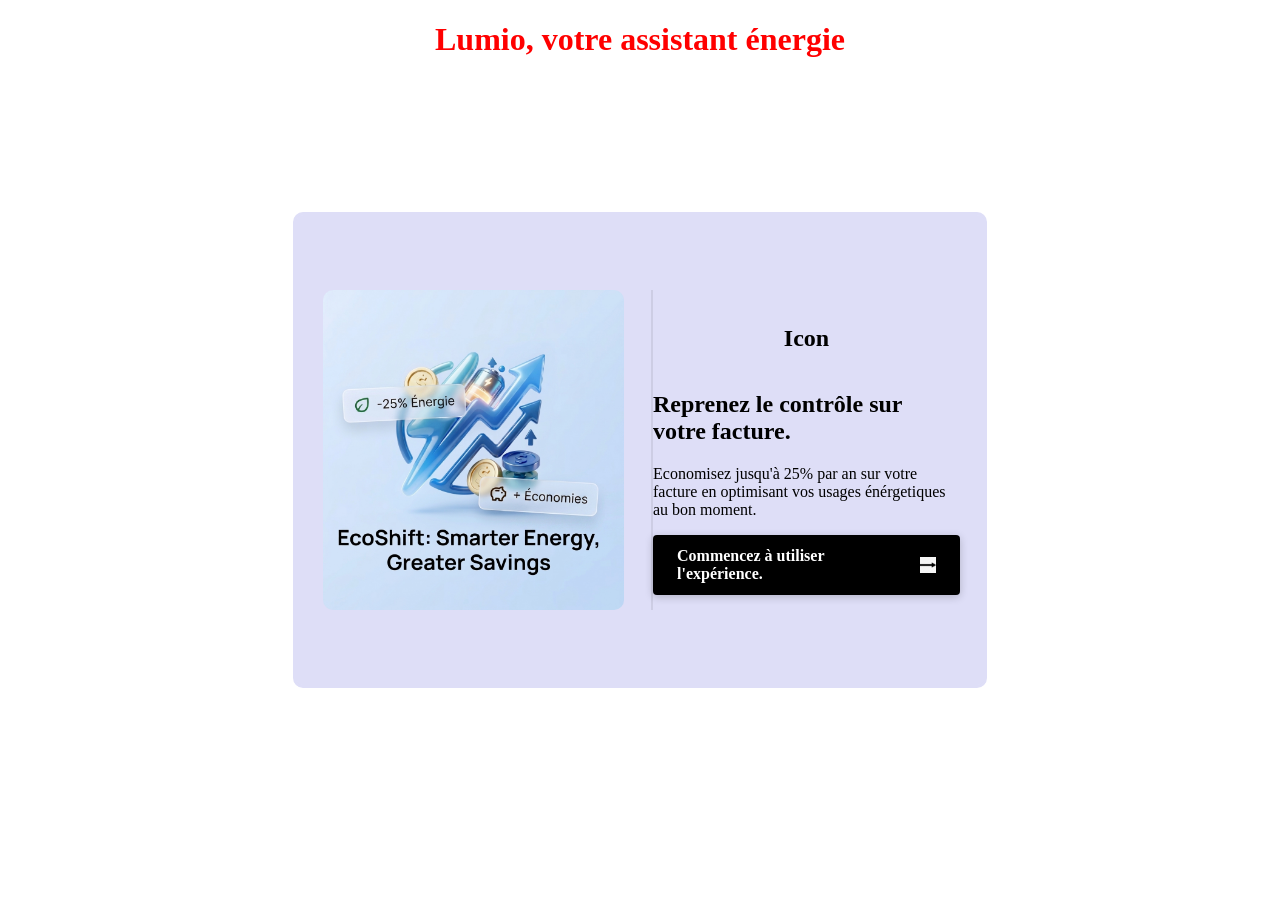
<file: Lumio-App/src/main/resources/templates/index.html>
<!DOCTYPE html>
<html lang="en" xmlns:th="http://www.thymeleaf.org">
<head>
    <meta charset="UTF-8">
    <title>Lumio</title>
    <link rel="stylesheet" href="../static/style/styles.css" th:href="@{/style/styles.css}" />
</head>
<body>
    <header>
        <h1 class="lumio-title">Lumio, votre assistant énergie</h1>
    </header>
    <section class="section-grid-lumio">
        <div class="section-lumio-logo">
            <!-- <p>Première phase de la section.</p> -->
            <img src="../static/images/ecoshift_image.jpg" th:src="@{/images/ecoshift_image.jpg}" alt="Lumio Icon" />
        </div>
        <div class="section-lumio-content">
            <div>
                <h2>Icon <!-- put the Lumio icon here --> </h2>
            </div>
            <div>
                <h1>Reprenez le contrôle sur votre facture.</h1>
                <p>Economisez jusqu'à 25% par an sur votre facture en optimisant vos usages
                    énérgetiques au bon moment.</p>
            </div>
            <div class="experience-btn">
                <!-- <span>         <img th:src="@{images/cat.jpg}" alt="cat"> </span> -->
                <a th:href="@{/simulator}">Commencez à utiliser l'expérience. <img src="../static/images/direction.png"
                                                                th:src="@{/images/direction.png}"
                                                                alt="direction">
                </a>
            </div>
        </div>
    </section>
<footer>

</footer>
</body>
</html>
</file>
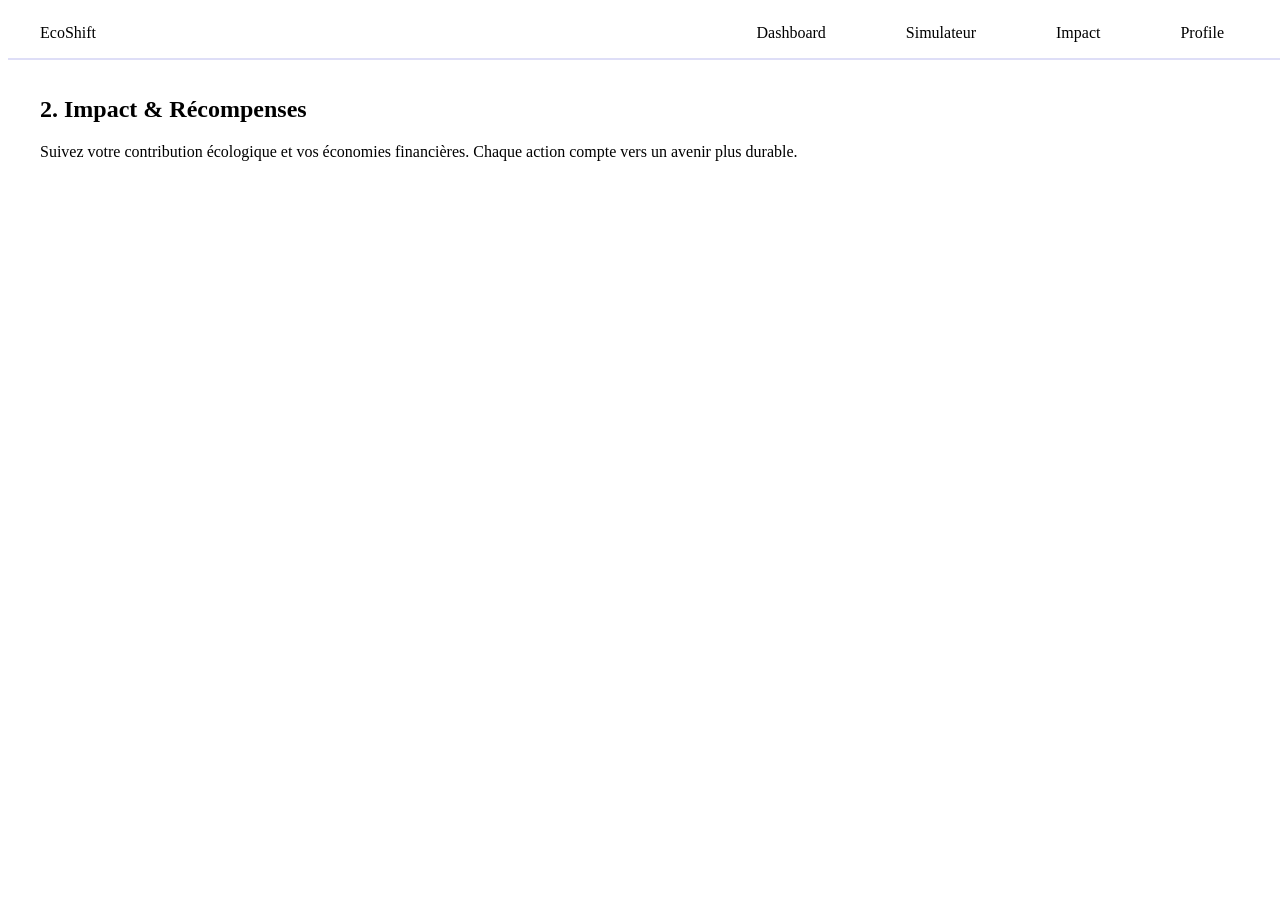
<file: Lumio-App/src/main/resources/templates/impact.html>
<!DOCTYPE html>
<html lang="en" xmlns:th="http://www.thymeleaf.org">

<head>
    <meta charset="UTF-8">
    <title>Impact & Récompenses</title>
    <link rel="stylesheet" href="../static/style/impact.css" th:href="@{/style/impact.css}" />
</head>

<body>
    <!-- <a th:href="@{/simulator}">Commencez à utiliser l'expérience. <img src="../static/images/direction.png"
                                                                th:src="@{/images/direction.png}"
                                                                alt="direction">
                </a> -->
    <header class="header-simulator">
        <div class="header-simulator-left"> EcoShift</div>
        <div class="header-simulator-right">
            <a th:href="@{/}" class="header-simulator-right-item">Dashboard</a>
            <a th:href="@{/simulator}" class="header-simulator-right-item">Simulateur</a>
            <a th:href="@{/impact}" class="header-simulator-right-item">Impact</a>
            <a th:href="@{/}" class="header-simulator-right-item">Profile</a>
        </div>
    </header>
    <section class="section-impact">
        <div class="impact-title-section">
            <h1 class="impact-title">2. Impact & Récompenses</h1>
            <p class="impact-text">Suivez votre contribution écologique et vos économies financières. Chaque action compte
                vers un avenir plus durable.</p>
        </div>
    </section>
</body>

</html>
</file>
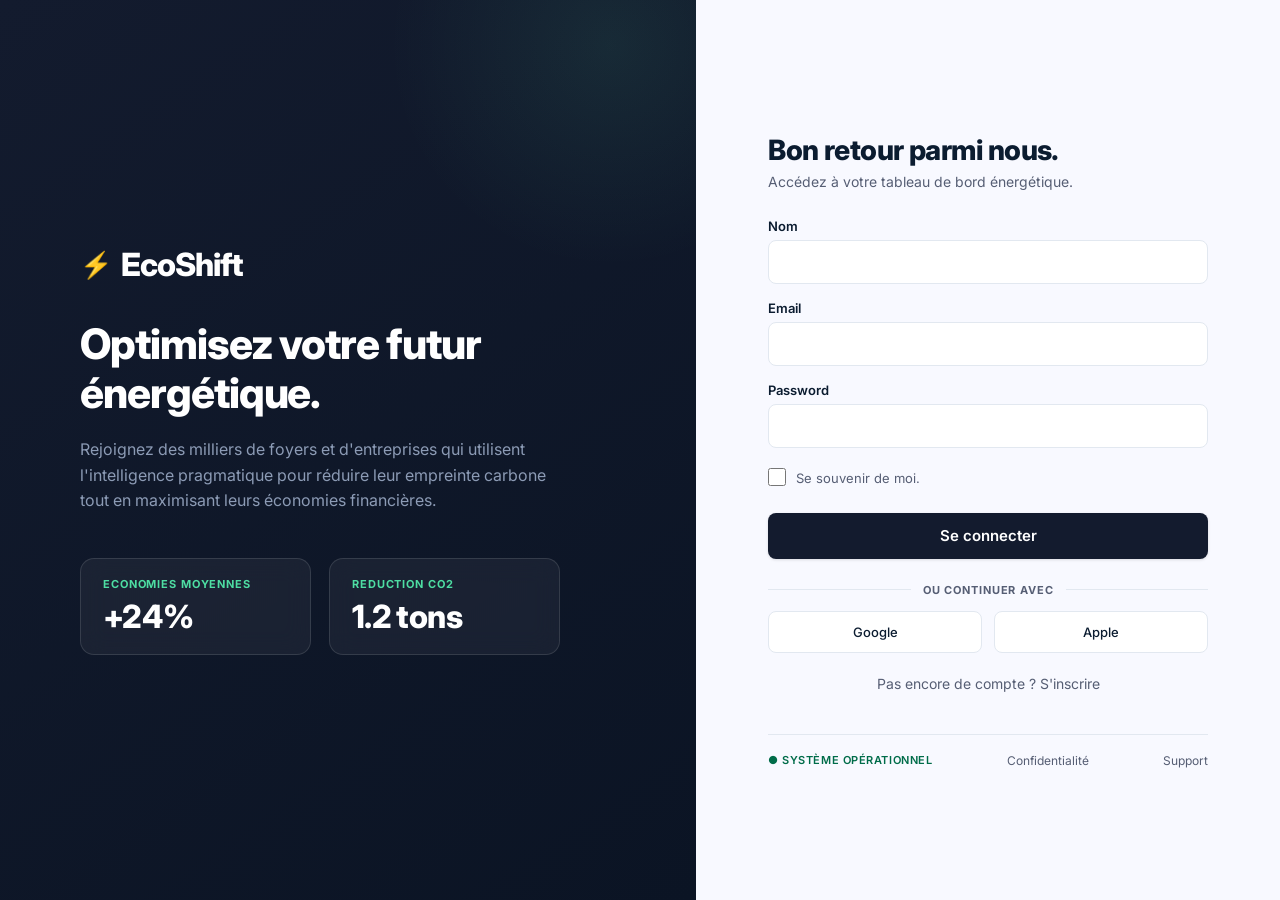
<file: Lumio-App/src/main/resources/templates/login.html>
<!DOCTYPE html>
<html lang="en">

<head>
    <meta charset="UTF-8">
    <meta name="viewport" content="width=device-width, initial-scale=1.0">
    <title>page de connexion</title>
    <link rel="stylesheet" href="../static/style/login.css" th:href="@{/style/login.css}" />
</head>

<body>

    <section class="login-container"
        style="display: flex; flex-direction: row; justify-content: space-between; align-items: center;">
        <div class="login-description" style="display: flex; flex-direction: column; align-items: left;">
            <div class="logo">EcoShift</div>
            <div class="login-content">
                <h2>Optimisez votre futur énergétique.</h2>
            </div>
            <div class="login-text-description">
                <p>Rejoignez des milliers de foyers et d'entreprises qui utilisent l'intelligence
                    pragmatique pour réduire leur empreinte carbone tout en maximisant leurs
                    économies financières.</p>
            </div>
            <div class="potential-rewards">
                <div class="financial-reduction">
                    <p>Economies moyennes</p>
                    <p>+24%</p>
                </div>
                <div class="co2-reduction">
                    <p>Reduction Co2</p>
                    <p>1.2 tons</p>
                </div>
            </div>

        </div>

        <div class="login-form">

            <div class="login-form-title">
                <h3>Bon retour parmi nous.</h3>
                <p>Accédez à votre tableau de bord énergétique.</p>
            </div>
            <form class="login-form">
                <div>
                    <label for="name">Nom</label> <br />
                    <input type="name" id="name" required />
                </div>
                <div>
                    <label for="email">Email</label> <br />
                    <input type="text" id="email" name="email" required />
                </div>
                <div>
                    <label for="password">Password</label> <br />
                    <input type="password" name="password" required />
                </div>
                <div class="remember">
                    <span><input type="checkbox" class="remember-accepted" /></span>
                    <span>Se souvenir de moi.</span>
                </div>
                <div>
                    <button class="login-button" type="submit">Se connecter</button>
                </div>
                <div class="connect">
                    <div>
                        <span>OU CONTINUER AVEC</span>
                    </div>
                    <div>
                        <div></div>
                        <div></div>
                    </div>
                    <div>
                        <div>Pas encore de compte ? S'inscrire</div>
                    </div>
                    <div class="support">
                        <div>confidentialité</div>
                        <div>Support</div>
                    </div>
                </div>
            </form>

        </div>
    </section>

</body>

</html>
</file>
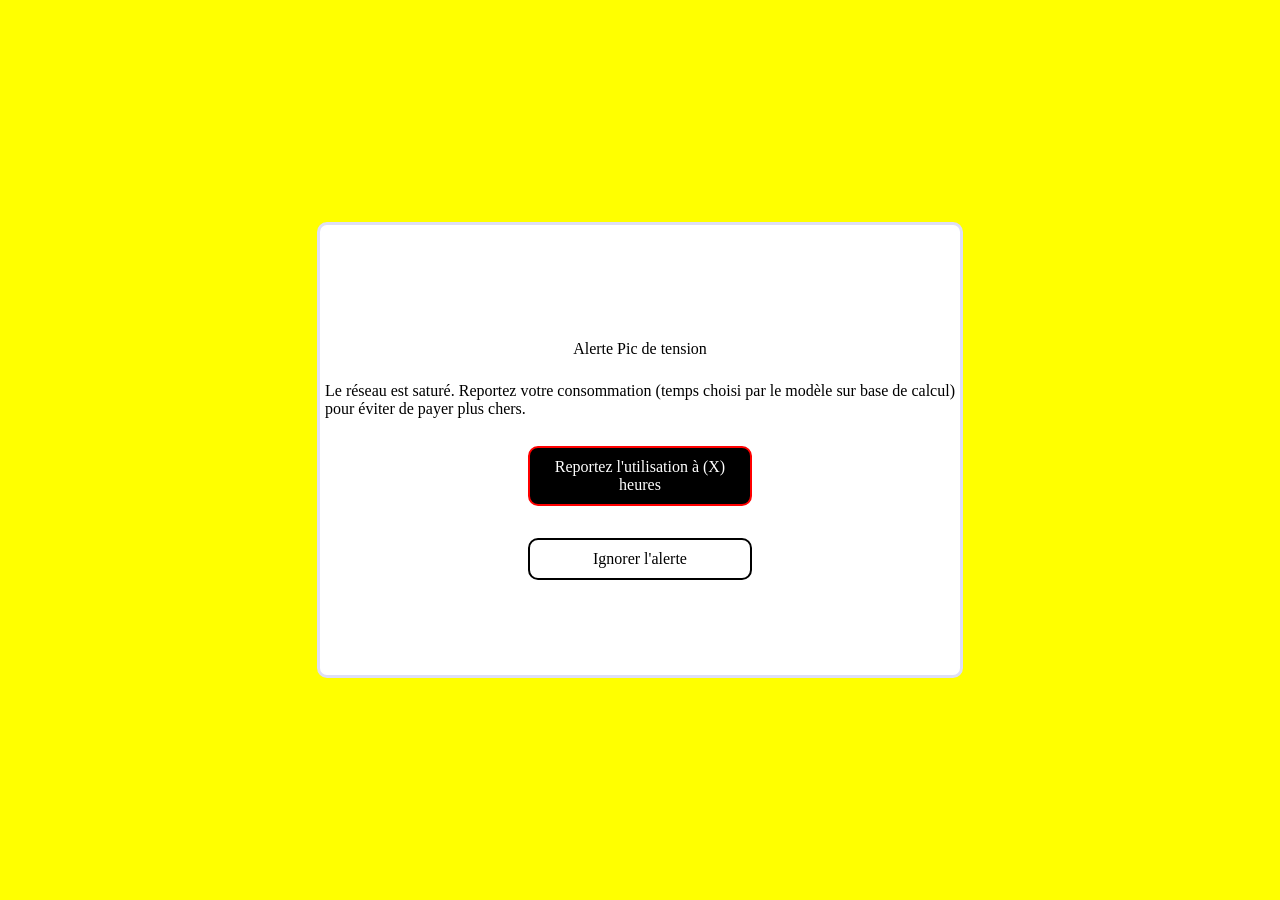
<file: Lumio-App/src/main/resources/templates/notification.html>
<!DOCTYPE html>
<html lang="en" xmlns:th="http://www.thymeleaf.org">

<head>
    <meta charset="UTF-8">
    <meta name="viewport" content="width=device-width, initial-scale=1.0">
    <title>Alert</title>
    <link rel="stylesheet" href="../static/style/notification.css" th:href="@{/style/notification.css}" />
</head>
<body>
    <section class="notification-section">
        <div class="notification-logo">  </div>
        <div class="notification-title">Alerte Pic de tension</div>
        <div class="notification-description">Le réseau est saturé. Reportez votre consommation (temps choisi par le modèle sur base de calcul) <br/> pour éviter de payer plus chers.</div>
        <div class=" notification-alert notification-timeRestart">Reportez l'utilisation à (X) heures</div>
        <div class=" notification-alert notification-ignore">Ignorer l'alerte</div>
    </section>
</body>
</html>
</file>
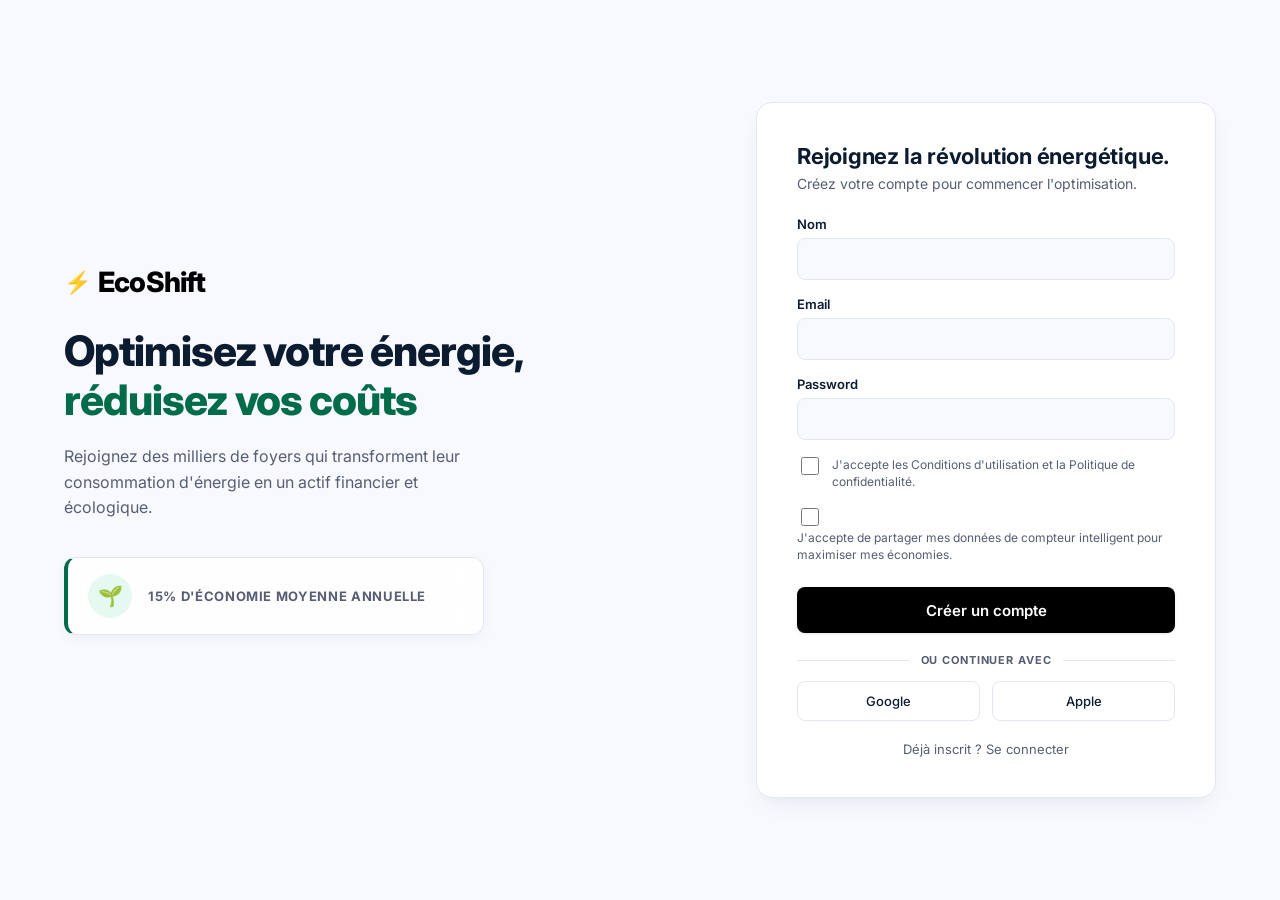
<file: Lumio-App/src/main/resources/templates/register.html>
<!DOCTYPE html>
<html lang="en">

<head>
    <meta charset="UTF-8">
    <meta name="viewport" content="width=device-width, initial-scale=1.0">
    <link rel="stylesheet" href="../static/style/register.css" th:href="@{/style/register.css}" />
    <title>S'inscrire</title>
</head>

<body>
    <header></header>
    <section class="register-container"
        style="display: flex; flex-direction: row; justify-content: space-between; align-items: center;">
        <div class="register-description" style="display: flex; flex-direction: column; align-items: left;">
            <div class="register-logo">EcoShift</div>
            <div class="register-title"></div>
            <div class="register-content"> <span>Optimisez votre énergie, </span><span style="color: green;">réduisez
                    vos coûts</span> </div>
            <div class="register-text-description">Rejoignez des milliers de foyers qui transforment leur consommation
                d'énergie
                en un actif financier et écologique.</div>
            <div class="register-rewards">
                <div></div>
                <div>15% d'économie moyenne annuelle</div>
            </div>
        </div>

        <div class="register-form">
            <div class="form-register-description">
                Rejoignez la révolution énergétique.
            </div>
            <div class="form-register-content">
                <p>Créez votre compte pour commencer l'optimisation. </p>
            </div>
            <form>
                <div>
                    <label for="name">Nom</label> <br />
                    <input type="name" id="name" required />
                </div>
                <div>
                    <label for="email">Email</label> <br />
                    <input type="text" id="email" name="email" required />
                </div>
                <div>
                    <label for="password">Password</label> <br />
                    <input type="password" name="password" required />
                </div>
                <div class="condition-of-use">
                    <span><input type="checkbox" class="condition-accepted" /></span>
                    <span>J'accepte les Conditions d'utilisation et la Politique de confidentialité.</span>
                </div>
                <div class="share-data">
                    <span><input type="checkbox" class="share-data" />
                        J'accepte de partager mes données de compteur intelligent pour maximiser mes économies.</span>
                </div>
                <button class="create-account" type="submit">Créer un compte</button>
                <div class="connect-method">
                    <div>
                        <span>OU CONTINUER AVEC</span>
                    </div>
                    <div>
                        <div></div>
                        <div></div>
                    </div>
                    <div>
                        <div>Déjà inscrit ? Se connecter</div>
                    </div>
                    
                </div>
            </form>
        </div>
    </section>

</body>

</html>
</file>
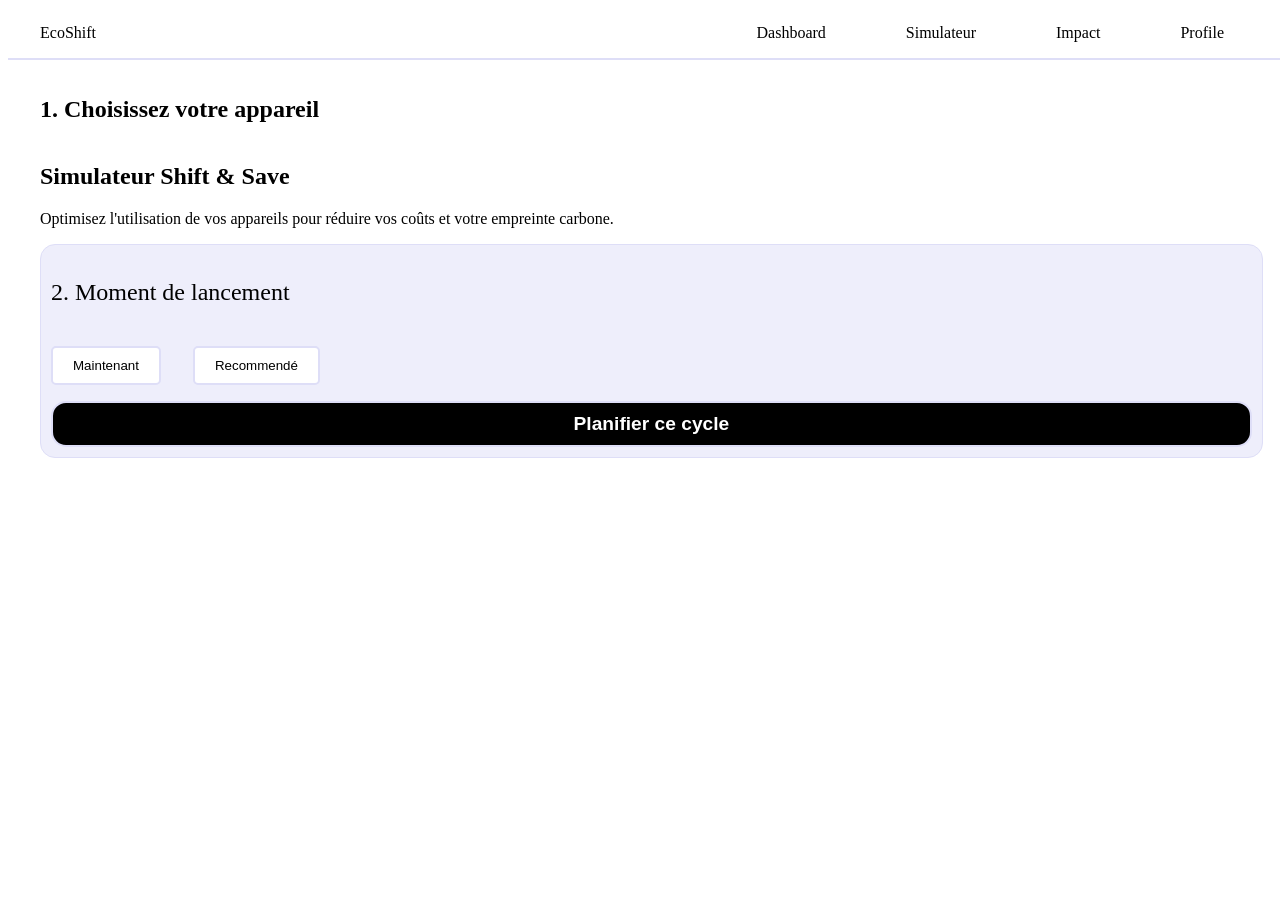
<file: Lumio-App/src/main/resources/templates/simulator.html>
<!DOCTYPE html>
<html lang="en" xmlns:th="http://www.thymeleaf.org">

<head>
    <meta charset="UTF-8">
    <title>Lumio Simulator </title>
    <link rel="stylesheet" href="../static/style/simulator.css" th:href="@{/style/simulator.css}" />
</head>

<body>
    <header class="header-simulator">
        <div class="header-simulator-left"> EcoShift</div>
        <div class="header-simulator-right">
            <a th:href="@{/}" class="header-simulator-right-item">Dashboard</a>
            <a th:href="@{/simulator}" class="header-simulator-right-item">Simulateur</a>
            <a th:href="@{/impact}" class="header-simulator-right-item">Impact</a>
            <a th:href="@{/}" class="header-simulator-right-item">Profile</a>
        </div>
    </header>
    <section class="section-simulator">
        <div>
            <h1>1. Choisissez votre appareil</h1>
        </div>
        <div>
            <h1>Simulateur Shift & Save</h1>
            <p>Optimisez l'utilisation de vos appareils pour réduire vos coûts et votre empreinte carbone.</p>
        </div>
        <div></div>
        <div class="simulator-time">
            <p>2. Moment de lancement</p>
            <div class="btns-simulator">
                <div><button>Maintenant</button></div>
                <div><button>Recommendé</button></div>
            </div>
            <!-- Afficher la suggestion de Lumio -->
            <div class="planning">
                <button>Planifier ce cycle</button>
            </div>
        </div>
        <div class="simulator-result">
            <!--  -->
            <div></div>
            <div></div>
            <div></div>
        </div>
        <div></div>
    </section>
</body>

</html>
</file>
